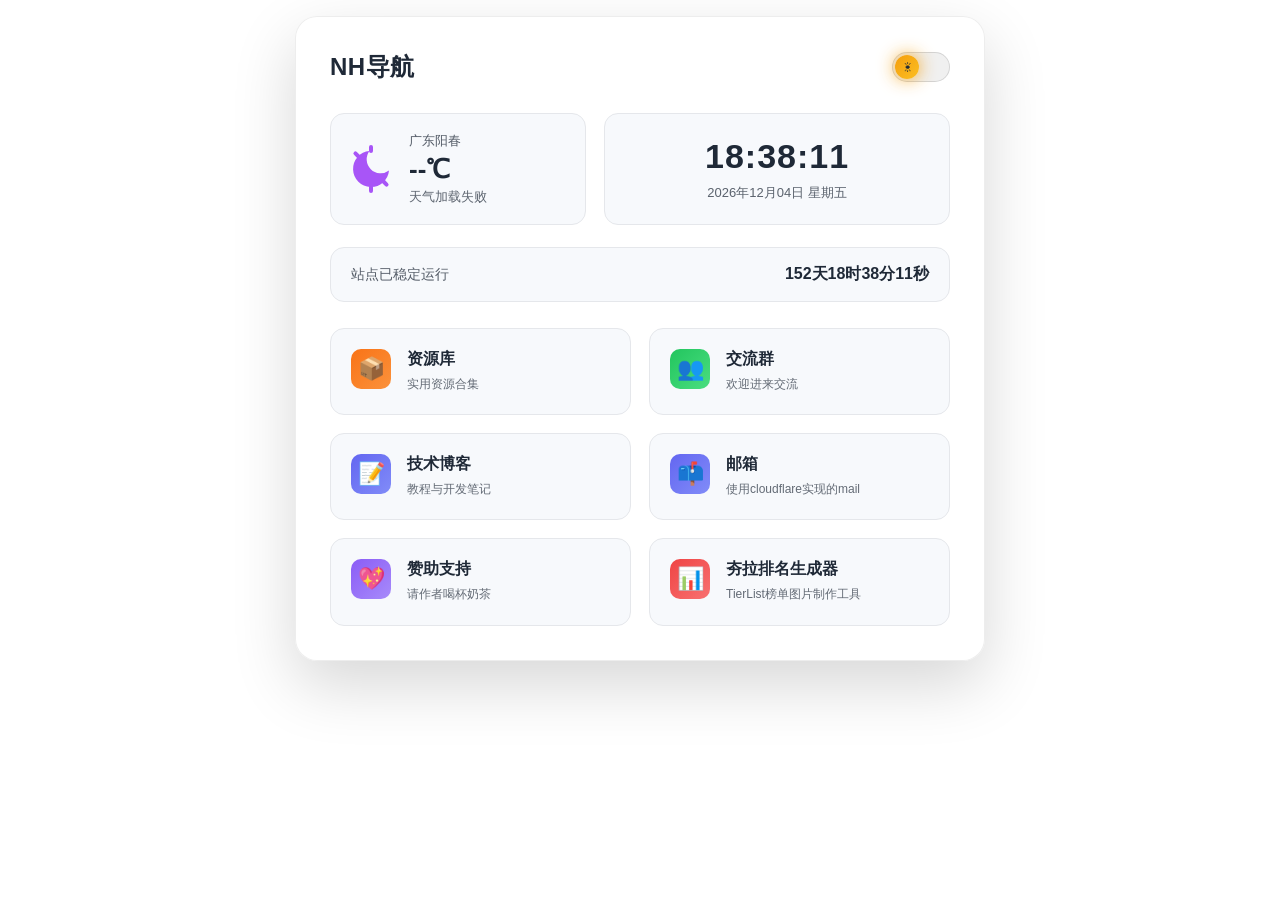
<file: index.html>
<!DOCTYPE html>
<html lang="zh-CN">
<head>
    <link rel="icon" type="image/png" href="https://cdn.jsdelivr.net/gh/HYLDHPX/NHGIMG/%E5%9C%86%E8%A7%922-%E5%9B%BE%E6%A0%871%20.png">
    <meta charset="UTF-8">
    <meta name="viewport" content="width=device-width, initial-scale=1.0">
    <title>导航主页-NH导航</title>
    <link rel="stylesheet" href="./css/main.css">
</head>
<body class="dark-mode">
    <!-- 背景浮动圆点 -->
    <div class="bg-dots"></div>
    <div class="nav-container">
        <!-- 顶部工具栏（含美化返回按钮） -->
        <div class="top-toolbar">
            <h1>NH导航</h1>
            <!-- 明暗切换开关 -->
            <div id="modeToggle" class="mode-toggle">
                <div id="toggleCircle" class="mode-toggle-circle">
                    <span class="icon-sun">☀</span>
                    <span class="icon-moon">☾</span>
                </div>
            </div>
        </div>
        <!-- 天气+时间区域 -->
        <div class="header-row">
            <div class="weather-box">
                <div id="weatherIcon" class="weather-icon"></div>
                <div class="weather-text">
                    <div id="cityName" class="city">加载中...</div>
                    <div id="temperature" class="temp">--℃</div>
                    <div id="weatherDesc" class="weather-desc">加载天气</div>
                </div>
            </div>
            <div class="time-box">
                <div id="time" class="time-main">00:00:00</div>
                <div id="dateInfo" class="date-info">2026年01月01日 星期四</div>
            </div>
        </div>
        <!-- 站点运行时长 -->
        <div class="runtime-box">
            <span class="runtime-label">站点已稳定运行</span>
            <span id="runTime" class="runtime-data">计算中...</span>
        </div>
        <!-- 网站卡片网格 -->
        <div class="site-grid">
            <div class="site-card" onclick="window.open('./zhiyvan.html','_blank')">
                <div class="site-logo box">📦</div>
                <div class="site-text">
                    <h4>资源库</h4>
                    <p>实用资源合集</p>
                </div>
            </div>
            <div class="site-card" onclick="window.open('https://qr61.cn/oeA6gW/qFbqGW1','_blank')">
                <div class="site-logo group">👥</div>
                <div class="site-text">
                    <h4>交流群</h4>
                    <p>欢迎进来交流</p>
                </div>
            </div>
            <div class="site-card" onclick="window.open('https://blog.nh24.top','_blank')">
                <div class="site-logo blog">📝</div>
                <div class="site-text">
                    <h4>技术博客</h4>
                    <p>教程与开发笔记</p>
                </div>
            </div>
            <div class="site-card" onclick="window.open('https://mail.zn2.top','_blank')">
                <div class="site-logo blog">📫</div>
                <div class="site-text">
                    <h4>邮箱</h4>
                    <p>使用cloudflare实现的mail</p>
                </div>
            </div>
            <div class="site-card" onclick="window.open('./zhanzu.html','_blank')">
                <div class="site-logo donate">💖</div>
                <div class="site-text">
                    <h4>赞助支持</h4>
                    <p>请作者喝杯奶茶</p>
                </div>
            </div>
            <!-- 新增：夯拉排名生成器卡片 -->
            <div class="site-card" onclick="window.open('./rank.html','_blank')">
                <div class="site-logo play">📊</div>
                <div class="site-text">
                    <h4>夯拉排名生成器</h4>
                    <p>TierList榜单图片制作工具</p>
                </div>
            </div>
        </div>
    </div>
    <script src="./js/main.js"></script>
    <script>
        // 动态生成背景浮动圆点
        const dotWrap = document.querySelector('.bg-dots');
        for(let i=0; i<60; i++){
            const span = document.createElement('span');
            span.style.left = Math.random()*100 + '%';
            span.style.top = Math.random()*100 + '%';
            span.style.animationDelay = Math.random()*8 + 's';
            dotWrap.appendChild(span);
        }
    </script>
</body>
</html>
</file>
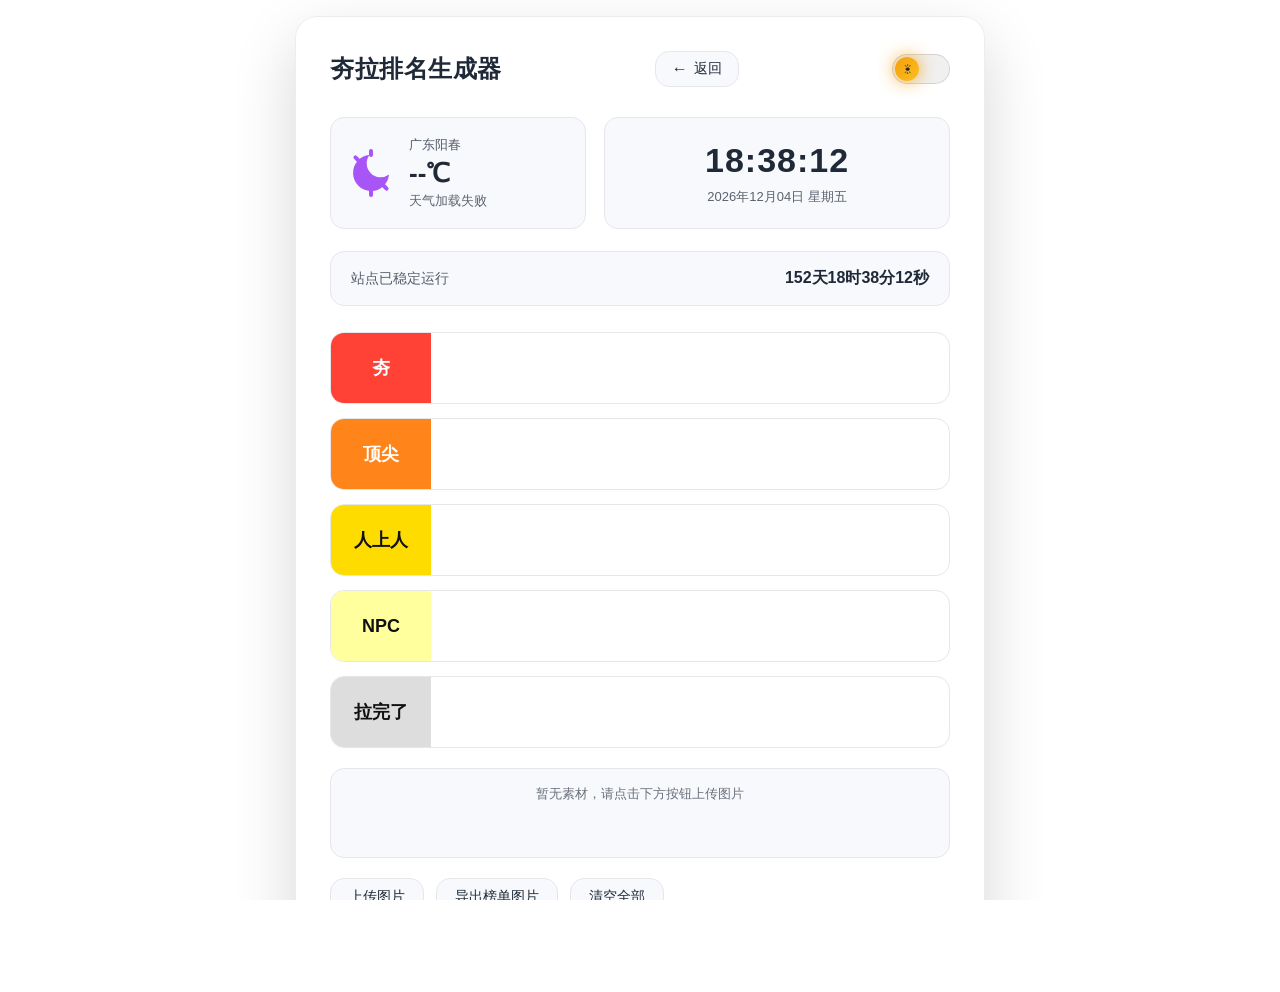
<file: rank.html>
<!DOCTYPE html>
<html lang="zh-CN">
<head>
    <link rel="icon" type="image/png" href="https://cdn.jsdelivr.net/gh/HYLDHPX/NHGIMG/%E5%9C%86%E8%A7%922-%E5%9B%BE%E6%A0%871%20.png">
    <meta charset="UTF-8">
    <meta name="viewport" content="width=device-width, initial-scale=1.0">
    <title>夯拉排名生成器-NH导航</title>
    <link rel="stylesheet" href="./css/main.css">
    <style>
        .rank-wrap {
            margin-top: 24px;
            display: flex;
            flex-direction: column;
            gap: 14px;
        }

        .rank-row {
            display: flex;
            border-radius: 14px;
            overflow: hidden;
            transition: all 0.3s ease;
        }

        body.dark-mode .rank-row {
            border: 1px solid rgba(255, 255, 255, 0.1);
        }

        body.light-mode .rank-row {
            border: 1px solid #e5e7eb;
        }

        .rank-label {
            width: 100px;
            display: flex;
            align-items: center;
            justify-content: center;
            font-weight: bold;
            font-size: 18px;
            flex-shrink: 0;
        }

        .rank-item-box {
            flex: 1;
            min-height: 70px;
            padding: 10px;
            display: flex;
            flex-wrap: wrap;
            gap: 8px;
        }

        .rank-item {
            width: 50px;
            height: 50px;
            border-radius: 8px;
            background: rgba(255, 255, 255, 0.12);
            display: flex;
            align-items: center;
            justify-content: center;
            cursor: grab;
            user-select: none;
            overflow: hidden;
            position: relative;
        }

        .rank-item img {
            width: 100%;
            height: 100%;
            object-fit: cover;
            /* 禁止图片单独拖拽 */
            pointer-events: none;
        }

        /* 新增透明遮罩层，接管所有拖拽点击 */
        .item-mask {
            position: absolute;
            inset: 0;
            z-index: 2;
            background: transparent;
        }

        .rank-item:active {
            cursor: grabbing;
            transform: scale(0.95);
        }

        .rank-item .remove {
            position: absolute;
            top: 2px;
            right: 2px;
            width: 18px;
            height: 18px;
            border-radius: 50%;
            background: rgba(0, 0, 0, 0.65);
            color: #fff;
            font-size: 12px;
            display: flex;
            align-items: center;
            justify-content: center;
            cursor: pointer;
            opacity: 0;
            transition: opacity 0.2s;
            z-index: 3;
        }

        .rank-item:hover .remove {
            opacity: 1;
        }

        .source-area {
            margin-top: 20px;
            padding: 16px;
            border-radius: 14px;
            min-height: 90px;
            display: flex;
            flex-wrap: wrap;
            gap: 10px;
            user-select: none;
        }

        body.dark-mode .source-area {
            background: rgba(255, 255, 255, 0.08);
            border: 1px solid rgba(255, 255, 255, 0.1);
        }

        body.light-mode .source-area {
            background: #f7f9fc;
            border: 1px solid #e5e7eb;
        }

        .btn-group {
            margin-top: 20px;
            display: flex;
            gap: 12px;
            flex-wrap: wrap;
        }

        .tool-btn {
            padding: 9px 18px;
            border-radius: 14px;
            border: none;
            font-size: 14px;
            cursor: pointer;
            transition: all 0.3s ease;
        }

        body.dark-mode .tool-btn {
            background: rgba(255, 255, 255, 0.08);
            border: 1px solid rgba(255, 255, 255, 0.1);
            color: #e5e7eb;
        }

        body.light-mode .tool-btn {
            background: #f7f9fc;
            border: 1px solid #e5e7eb;
            color: #1f2937;
        }

        .tool-btn:hover {
            transform: translateY(-3px);
        }

        .rank-hang {
            background: #ff4136;
            color: #fff;
        }

        .rank-top {
            background: #ff851b;
            color: #fff;
        }

        .rank-elite {
            background: #ffdc00;
            color: #111;
        }

        .rank-npc {
            background: #ffff9d;
            color: #111;
        }

        .rank-la {
            background: #ddd;
            color: #111;
        }

        #imgUpload {
            display: none;
        }

        .quality-tip {
            font-size: 12px;
            opacity: 0.75;
            margin-top: 8px;
        }

        @media screen and (max-width: 480px) {
            .rank-label {
                width: 70px;
                font-size: 14px;
            }

            .rank-item {
                width: 42px;
                height: 42px;
            }
        }
    </style>
</head>
<body class="dark-mode">
    <div class="bg-dots"></div>
    <div class="nav-container">
        <div class="top-toolbar">
            <h1>夯拉排名生成器</h1>
            <button class="back-btn" onclick="location.href='index.html'">
                <span>←</span> 返回
            </button>
            <div id="modeToggle" class="mode-toggle">
                <div id="toggleCircle" class="mode-toggle-circle">
                    <span class="icon-sun">☀</span>
                    <span class="icon-moon">☾</span>
                </div>
            </div>
        </div>

        <div class="header-row">
            <div class="weather-box">
                <div id="weatherIcon" class="weather-icon"></div>
                <div class="weather-text">
                    <div id="cityName" class="city">加载中...</div>
                    <div id="temperature" class="temp">--℃</div>
                    <div id="weatherDesc" class="weather-desc">加载天气</div>
                </div>
            </div>
            <div class="time-box">
                <div id="time" class="time-main">00:00:00</div>
                <div id="dateInfo" class="date-info">2026年01月01日 星期四</div>
            </div>
        </div>

        <div class="runtime-box">
            <span class="runtime-label">站点已稳定运行</span>
            <span id="runTime" class="runtime-data">计算中...</span>
        </div>

        <div class="rank-wrap" id="rankWrap">
            <div class="rank-row">
                <div class="rank-label rank-hang">夯</div>
                <div class="rank-item-box" data-tier="hang"></div>
            </div>
            <div class="rank-row">
                <div class="rank-label rank-top">顶尖</div>
                <div class="rank-item-box" data-tier="top"></div>
            </div>
            <div class="rank-row">
                <div class="rank-label rank-elite">人上人</div>
                <div class="rank-item-box" data-tier="elite"></div>
            </div>
            <div class="rank-row">
                <div class="rank-label rank-npc">NPC</div>
                <div class="rank-item-box" data-tier="npc"></div>
            </div>
            <div class="rank-row">
                <div class="rank-label rank-la">拉完了</div>
                <div class="rank-item-box" data-tier="la"></div>
            </div>
        </div>

        <div class="source-area" id="sourceArea">
            <div style="width:100%;text-align:center;opacity:0.65;font-size:13px;">
              暂无素材，请点击下方按钮上传图片
            </div>
        </div>

        <div class="btn-group">
            <input type="file" id="imgUpload" accept="image/*" multiple>
            <button class="tool-btn" id="uploadBtn">上传图片</button>
            <button class="tool-btn" id="exportBtn">导出榜单图片</button>
            <button class="tool-btn" id="clearBtn">清空全部</button>
        </div>

        <p class="quality-tip">
            上传的图片会自动压缩为缩略图，导出高清榜单不受影响。
        </p>
    </div>

    <script src="./js/main.js"></script>
    <script src="https://html2canvas.hertzen.com/dist/html2canvas.min.js"></script>
    <script>
        const dotWrap = document.querySelector('.bg-dots');
        for (let i = 0; i < 60; i++) {
            const span = document.createElement('span');
            span.style.left = Math.random() * 100 + '%';
            span.style.top = Math.random() * 100 + '%';
            span.style.animationDelay = Math.random() * 8 + 's';
            dotWrap.appendChild(span);
        }

        const uploadBtn = document.getElementById('uploadBtn');
        const imgUpload = document.getElementById('imgUpload');
        const sourceArea = document.getElementById('sourceArea');

        uploadBtn.onclick = () => imgUpload.click();

        imgUpload.onchange = (e) => {
            const files = e.target.files;
            for (let file of files) {
                if (!file.type.startsWith('image/')) continue;
                const reader = new FileReader();
                reader.onload = function (ev) {
                    compressImage(ev.target.result, 50, 50, 0.92, (compressedSrc) => {
                        addImageItem(compressedSrc);
                    });
                };
                reader.readAsDataURL(file);
            }
            imgUpload.value = '';
        };

        function compressImage(src, maxWidth, maxHeight, quality, callback) {
            const img = new Image();
            img.src = src;
            img.onload = () => {
                const canvas = document.createElement('canvas');
                let width = img.width;
                let height = img.height;
                if (width > height) {
                    if (width > maxWidth) {
                        height = (height * maxWidth) / width;
                        width = maxWidth;
                    }
                } else {
                    if (height > maxHeight) {
                        width = (width * maxHeight) / height;
                        height = maxHeight;
                    }
                }
                canvas.width = width;
                canvas.height = height;
                const ctx = canvas.getContext('2d');
                ctx.drawImage(img, 0, 0, width, height);
                callback(canvas.toDataURL('image/png', quality));
            };
        }

        function addImageItem(src) {
            const item = document.createElement('div');
            item.className = 'rank-item';
            item.draggable = true;

            const img = document.createElement('img');
            img.src = src;

            // 透明遮罩层，阻断图片原生拖拽
            const mask = document.createElement('div');
            mask.className = 'item-mask';

            const remove = document.createElement('div');
            remove.className = 'remove';
            remove.textContent = '×';
            remove.onclick = (e) => {
                e.stopPropagation();
                item.remove();
            };

            item.appendChild(img);
            item.appendChild(mask);
            item.appendChild(remove);
            sourceArea.appendChild(item);
        }

        // 拖拽逻辑
        let dragEl = null;
        document.addEventListener('dragstart', (e) => {
            if (e.target.closest('.rank-item')) {
                dragEl = e.target.closest('.rank-item');
                dragEl.style.opacity = '0.4';
            }
        });

        document.addEventListener('dragend', (e) => {
            const targetItem = e.target.closest('.rank-item');
            if (targetItem) {
                targetItem.style.opacity = '1';
                dragEl = null;
            }
        });

        document.querySelectorAll('.rank-item-box, #sourceArea').forEach((box) => {
            box.addEventListener('dragover', e => e.preventDefault());
            box.addEventListener('drop', (e) => {
                e.preventDefault();
                if (dragEl) box.appendChild(dragEl);
            });
        });

        document.getElementById('clearBtn').onclick = () => {
            document.querySelectorAll('.rank-item-box').forEach((box) => {
                while (box.firstChild) sourceArea.appendChild(box.firstChild);
            });
        };

        document.getElementById('exportBtn').onclick = async () => {
            const target = document.getElementById('rankWrap');
            const canvas = await html2canvas(target, {
                backgroundColor: null,
                scale: 2
            });
            const link = document.createElement('a');
            link.download = '夯拉排名榜单.png';
            link.href = canvas.toDataURL('image/png');
            link.click();
        };
    </script>
</body>
</html>
</file>
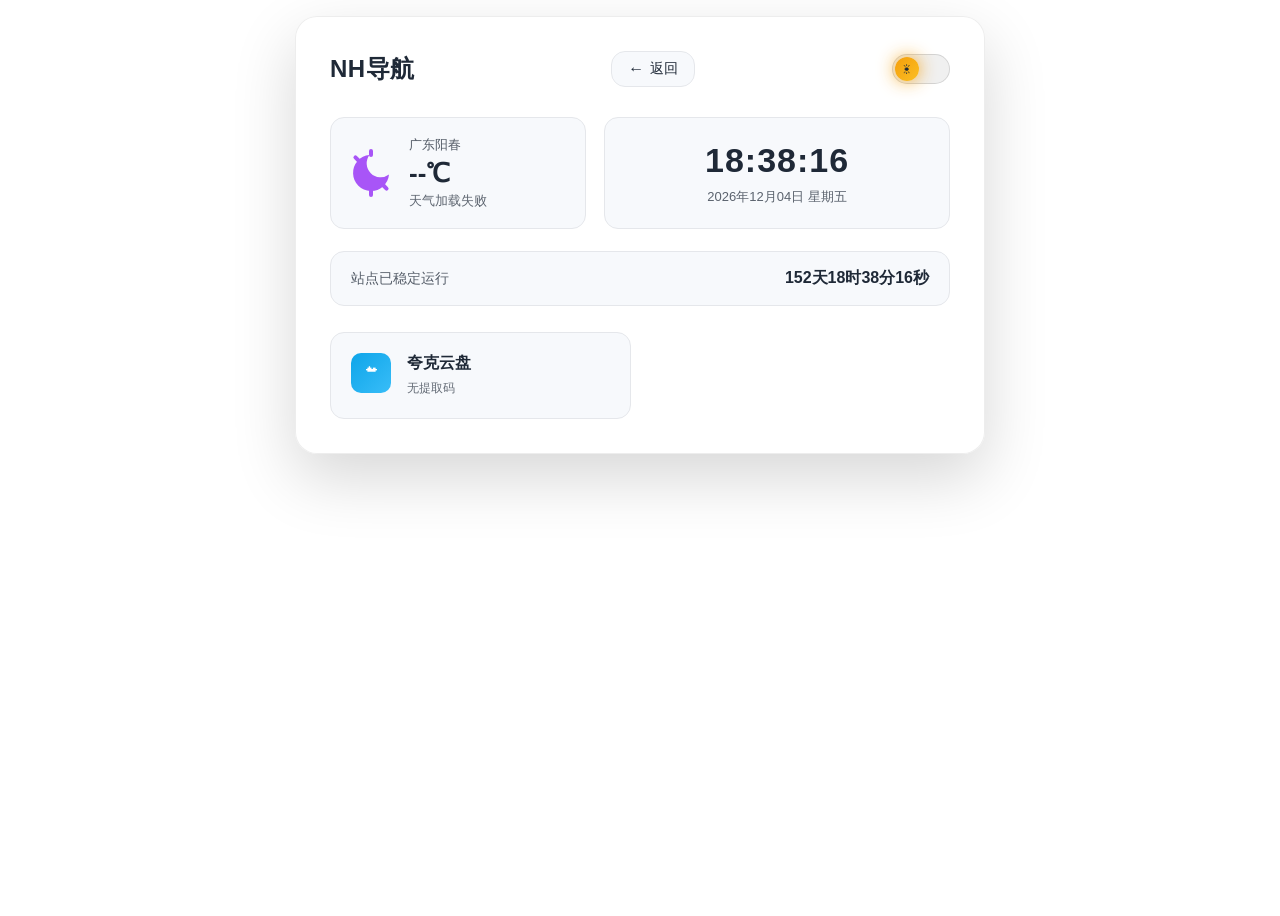
<file: zhiyvan.html>
<!DOCTYPE html>
<html lang="zh-CN">
<head>
    <link rel="icon" type="image/png" href="https://cdn.jsdelivr.net/gh/HYLDHPX/NHGIMG/%E5%9C%86%E8%A7%922-%E5%9B%BE%E6%A0%871%20.png">
    <meta charset="UTF-8">
    <meta name="viewport" content="width=device-width, initial-scale=1.0">
    <title>资源获取-NH导航</title>
    <link rel="stylesheet" href="./css/main.css">
</head>
<body class="dark-mode">
    <!-- 背景浮动圆点 -->
    <div class="bg-dots"></div>

    <div class="nav-container">
        <!-- 顶部工具栏（含美化返回按钮） -->
        <div class="top-toolbar">
            <h1>NH导航</h1>
            <button class="back-btn" onclick="location.href='index.html'">
                 <span>←</span> 返回
            </button>
            <!-- 明暗切换开关 -->
            <div id="modeToggle" class="mode-toggle">
                <div id="toggleCircle" class="mode-toggle-circle">
                    <span class="icon-sun">☀</span>
                    <span class="icon-moon">☾</span>
                </div>
            </div>
        </div>

        <!-- 天气+时间区域 -->
        <div class="header-row">
            <div class="weather-box">
                <div id="weatherIcon" class="weather-icon"></div>
                <div class="weather-text">
                    <div id="cityName" class="city">加载中...</div>
                    <div id="temperature" class="temp">--℃</div>
                    <div id="weatherDesc" class="weather-desc">加载天气</div>
                </div>
            </div>
            <div class="time-box">
                <div id="time" class="time-main">00:00:00</div>
                <div id="dateInfo" class="date-info">2026年01月01日 星期四</div>
            </div>
        </div>

        <!-- 站点运行时长 -->
        <div class="runtime-box">
            <span class="runtime-label">站点已稳定运行</span>
            <span id="runTime" class="runtime-data">计算中...</span>
        </div>

        <!-- 网站卡片网格 -->
        <div class="site-grid">
            <div class="site-card" onclick="window.open('https://pan.quark.cn/s/acdb0e309d97','_blank')">
                <div class="site-logo cloud">☁</div>
                <div class="site-text">
                    <h4>夸克云盘</h4>
                    <p>无提取码</p>
                </div>
            </div>
        </div>
    </div>

    <script src="./js/main.js"></script>
    <script>
        // 动态生成背景浮动圆点
        const dotWrap = document.querySelector('.bg-dots');
        for(let i=0; i<60; i++){
            const span = document.createElement('span');
            span.style.left = Math.random()*100 + '%';
            span.style.top = Math.random()*100 + '%';
            span.style.animationDelay = Math.random()*8 + 's';
            dotWrap.appendChild(span);
        }
    </script>
</body>
</html>
</file>
<file: css/main.css>
* {
    margin: 0;
    padding: 0;
    box-sizing: border-box;
    font-family: "Microsoft YaHei", "PingFang SC", sans-serif;
}
html, body {
    width: 100%;
    height: 100%;
    overflow-x: hidden;
}
body {
    min-height: 100vh;
    transition: background 0.6s ease, color 0.6s ease;
    display: flex;
    justify-content: center;
    align-items: flex-start;
    padding: 16px;
    position: relative;
}
body.dark-mode {
    background: linear-gradient(rgba(0,0,0,0.62), rgba(0,0,0,0.62)), url("https://api.yppp.net/api.php") center/cover no-repeat fixed;
    color: #e5e7eb;
}
body.light-mode {
    background: linear-gradient(rgba(255,255,255,0.72), rgba(255,255,255,0.72)), url("https://api.yppp.net/api.php") center/cover no-repeat fixed;
    color: #1f2937;
}
.bg-dots {
    position: absolute;
    width: 100%;
    height: 100%;
    overflow: hidden;
    pointer-events: none;
    z-index: 0;
}
.bg-dots span {
    position: absolute;
    width: 4px;
    height: 4px;
    border-radius: 50%;
    background: rgba(255,255,255,0.15);
    animation: float 8s infinite ease-in-out;
}
@keyframes float {
    0%,100% {transform: translateY(0);}
    50% {transform: translateY(-24px);}
}
.nav-container {
    width: 100%;
    max-width: 690px;
    padding: 34px;
    border-radius: 22px;
    transition: all 0.6s ease;
    z-index: 10;
}
body.dark-mode .nav-container {
    background: rgba(32,34,38,0.76);
    backdrop-filter: blur(16px);
    -webkit-backdrop-filter: blur(16px);
    border: 1px solid rgba(255,255,255,0.09);
    box-shadow: 0 24px 64px rgba(0,0,0,0.46);
}
body.light-mode .nav-container {
    background: rgba(255,255,255,0.94);
    border: 1px solid rgba(0,0,0,0.07);
    box-shadow: 0 24px 64px rgba(0,0,0,0.16);
}
.top-toolbar {
    display: flex;
    justify-content: space-between;
    align-items: center;
    margin-bottom: 30px;
    gap: 12px;
}
.top-toolbar h1 {
    font-size: 24px;
    font-weight: 700;
    letter-spacing: 0.5px;
}
.mode-toggle {
    width: 58px;
    height: 30px;
    border-radius: 15px;
    background: rgba(255,255,255,0.12);
    border: 1px solid rgba(255,255,255,0.22);
    cursor: pointer;
    position: relative;
    transition: all 0.35s ease;
    pointer-events: auto !important;
}
body.light-mode .mode-toggle {
    background: rgba(0,0,0,0.06);
    border-color: rgba(0,0,0,0.12);
}
.mode-toggle-circle {
    position: absolute;
    top: 2px;
    left: 2px;
    width: 24px;
    height: 24px;
    border-radius: 50%;
    background: linear-gradient(135deg, #f59e0b, #fbbf24);
    transition: all 0.35s ease;
    box-shadow: 0 0 18px rgba(245,158,11,0.9);
    display: flex;
    align-items: center;
    justify-content: center;
    font-size: 13px;
    pointer-events: none;
}
.mode-toggle-circle.moon {
    left: 32px;
    background: linear-gradient(135deg, #a855f7, #8b5cf6);
    box-shadow: 0 0 18px rgba(168,85,247,0.9);
}
.icon-sun,.icon-moon {
    position: absolute;
    transition: opacity 0.3s ease, transform 0.3s ease;
}
.mode-toggle-circle .icon-sun {opacity:1;transform:scale(1);}
.mode-toggle-circle .icon-moon {opacity:0;transform:scale(0.5);}
.mode-toggle-circle.moon .icon-sun {opacity:0;transform:scale(0.5);}
.mode-toggle-circle.moon .icon-moon {opacity:1;transform:scale(1);}
/* 桌面端：天气加宽 1fr 时间缩小 1.35fr */
.header-row {
    display: grid;
    grid-template-columns: 1fr 1.35fr;
    gap: 18px;
    margin-bottom: 22px;
}
.weather-box,.time-box {
    padding: 18px 16px;
    border-radius: 14px;
    display: flex;
    align-items: center;
    gap:14px;
    transition: all 0.6s ease;
}
body.dark-mode .weather-box,body.dark-mode .time-box {
    background: rgba(255,255,255,0.08);
    border:1px solid rgba(255,255,255,0.1);
}
body.light-mode .weather-box,body.light-mode .time-box {
    background:#f7f9fc;
    border:1px solid #e5e7eb;
}
.weather-box {
    justify-content: flex-start;
    width: 100%;
}
.weather-icon {
    width:48px;
    height:48px;
    flex-shrink:0;
}
.weather-text {
    display:flex;
    flex-direction:column;
    gap:6px;
}
.city {font-size:13px;opacity:0.75;}
.temp {font-size:26px;font-weight:800;line-height:1;}
.weather-desc {font-size:13px;opacity:0.7;}
.time-box {
    flex-direction:column;
    justify-content:center;
    text-align:center;
    gap:8px;
}
.time-main {
    font-size: 34px;
    font-weight:900;
    letter-spacing:1px;
}
.date-info {
    font-size:13px;
    opacity:0.72;
}
.runtime-box {
    padding:16px 20px;
    border-radius:14px;
    margin-bottom:26px;
    display:flex;
    justify-content:space-between;
    align-items:center;
}
body.dark-mode .runtime-box {
    background:rgba(255,255,255,0.08);
    border:1px solid rgba(255,255,255,0.1);
}
body.light-mode .runtime-box {
    background:#f7f9fc;
    border:1px solid #e5e7eb;
}
.runtime-label {font-size:14px;opacity:0.75;}
.runtime-data {font-size:16px;font-weight:700;}
.site-grid {
    display:grid;
    grid-template-columns: repeat(2,1fr);
    gap:18px;
}
.site-card {
    padding:20px;
    border-radius:14px;
    display:flex;
    align-items:flex-start;
    gap:16px;
    cursor:pointer;
    transition:all 0.3s ease;
    pointer-events:auto !important;
}
body.dark-mode .site-card {
    background:rgba(255,255,255,0.08);
    border:1px solid rgba(255,255,255,0.1);
}
body.light-mode .site-card {
    background:#f7f9fc;
    border:1px solid #e5e7eb;
}
.site-card:hover {
    transform:translateY(-4px);
}
body.dark-mode .site-card:hover {
    background:rgba(255,255,255,0.14);
    box-shadow:0 14px 32px rgba(0,0,0,0.28);
}
body.light-mode .site-card:hover {
    background:#fff;
    box-shadow:0 14px 32px rgba(0,0,0,0.14);
}
.site-logo {
    width:40px;
    height:40px;
    border-radius:10px;
    display:flex;
    align-items:center;
    justify-content:center;
    flex-shrink:0;
    font-size:22px;
    color:#fff;
}
.site-logo.cloud {background:linear-gradient(135deg,#0ea5e9,#38bdf8);}
.site-logo.box {background:linear-gradient(135deg,#f97316,#fb923c);}
.site-logo.group {background:linear-gradient(135deg,#22c55e,#4ade80);}
.site-logo.apk {background:linear-gradient(135deg,#10b981,#34d399);}
.site-logo.music {background:linear-gradient(135deg,#ec4899,#f472b6);}
.site-logo.play {background:linear-gradient(135deg,#ef4444,#f87171);}
.site-logo.blog {background:linear-gradient(135deg,#6366f1,#818cf8);}
.site-logo.donate {background:linear-gradient(135deg,#8b5cf6,#a78bfa);}
.site-text h4 {
    font-size:16px;
    margin-bottom:5px;
}
.site-text p {
    font-size:12px;
    line-height:1.6;
    opacity:0.68;
}

/* ===================== 统一卡片风格返回按钮（核心修改） ===================== */
.back-btn {
    display: flex;
    align-items: center;
    gap: 6px;
    padding: 8px 16px;
    border-radius: 14px;
    border: none;
    font-size: 14px;
    font-weight: 500;
    cursor: pointer;
    transition: all 0.3s ease;
    backdrop-filter: blur(16px);
}
/* 深色模式和下方卡片底色、边框完全一致 */
body.dark-mode .back-btn {
    background: rgba(255,255,255,0.08);
    border: 1px solid rgba(255,255,255,0.1);
    color: #e5e7eb;
}
/* 浅色模式同步卡片配色 */
body.light-mode .back-btn {
    background: #f7f9fc;
    border: 1px solid #e5e7eb;
    color: #1f2937;
}
.back-btn span {
    font-size: 16px;
    transition: transform 0.3s ease;
}
.back-btn:hover span {
    transform: translateX(-3px);
}
/* hover上浮、阴影和网站卡片动效完全统一 */
body.dark-mode .back-btn:hover {
    background: rgba(255,255,255,0.14);
    box-shadow: 0 14px 32px rgba(0,0,0,0.28);
    transform: translateY(-3px);
}
body.light-mode .back-btn:hover {
    background: #ffffff;
    box-shadow: 0 14px 32px rgba(0,0,0,0.14);
    transform: translateY(-3px);
}
.back-btn:active {
    transform: scale(0.96);
}

/* 手机端适配缩小 */
@media screen and (max-width: 480px) {
    body {
        padding: 12px;
    }
    .nav-container {
        padding: 22px;
        border-radius: 18px;
    }
    .top-toolbar h1 {
        font-size: 20px;
    }
    .back-btn {
        padding: 6px 12px;
        font-size: 12px;
    }
    .back-btn span {
        font-size: 14px;
    }
    .header-row {
        grid-template-columns: 1fr;
        gap: 16px;
    }
    .time-main {
        font-size: 28px;
    }
    .runtime-box {
        flex-direction: column;
        gap: 6px;
        text-align: center;
    }
    .site-grid {
        grid-template-columns: 1fr;
        gap: 14px;
    }
    .site-card {
        padding: 16px;
    }
}
</file>
